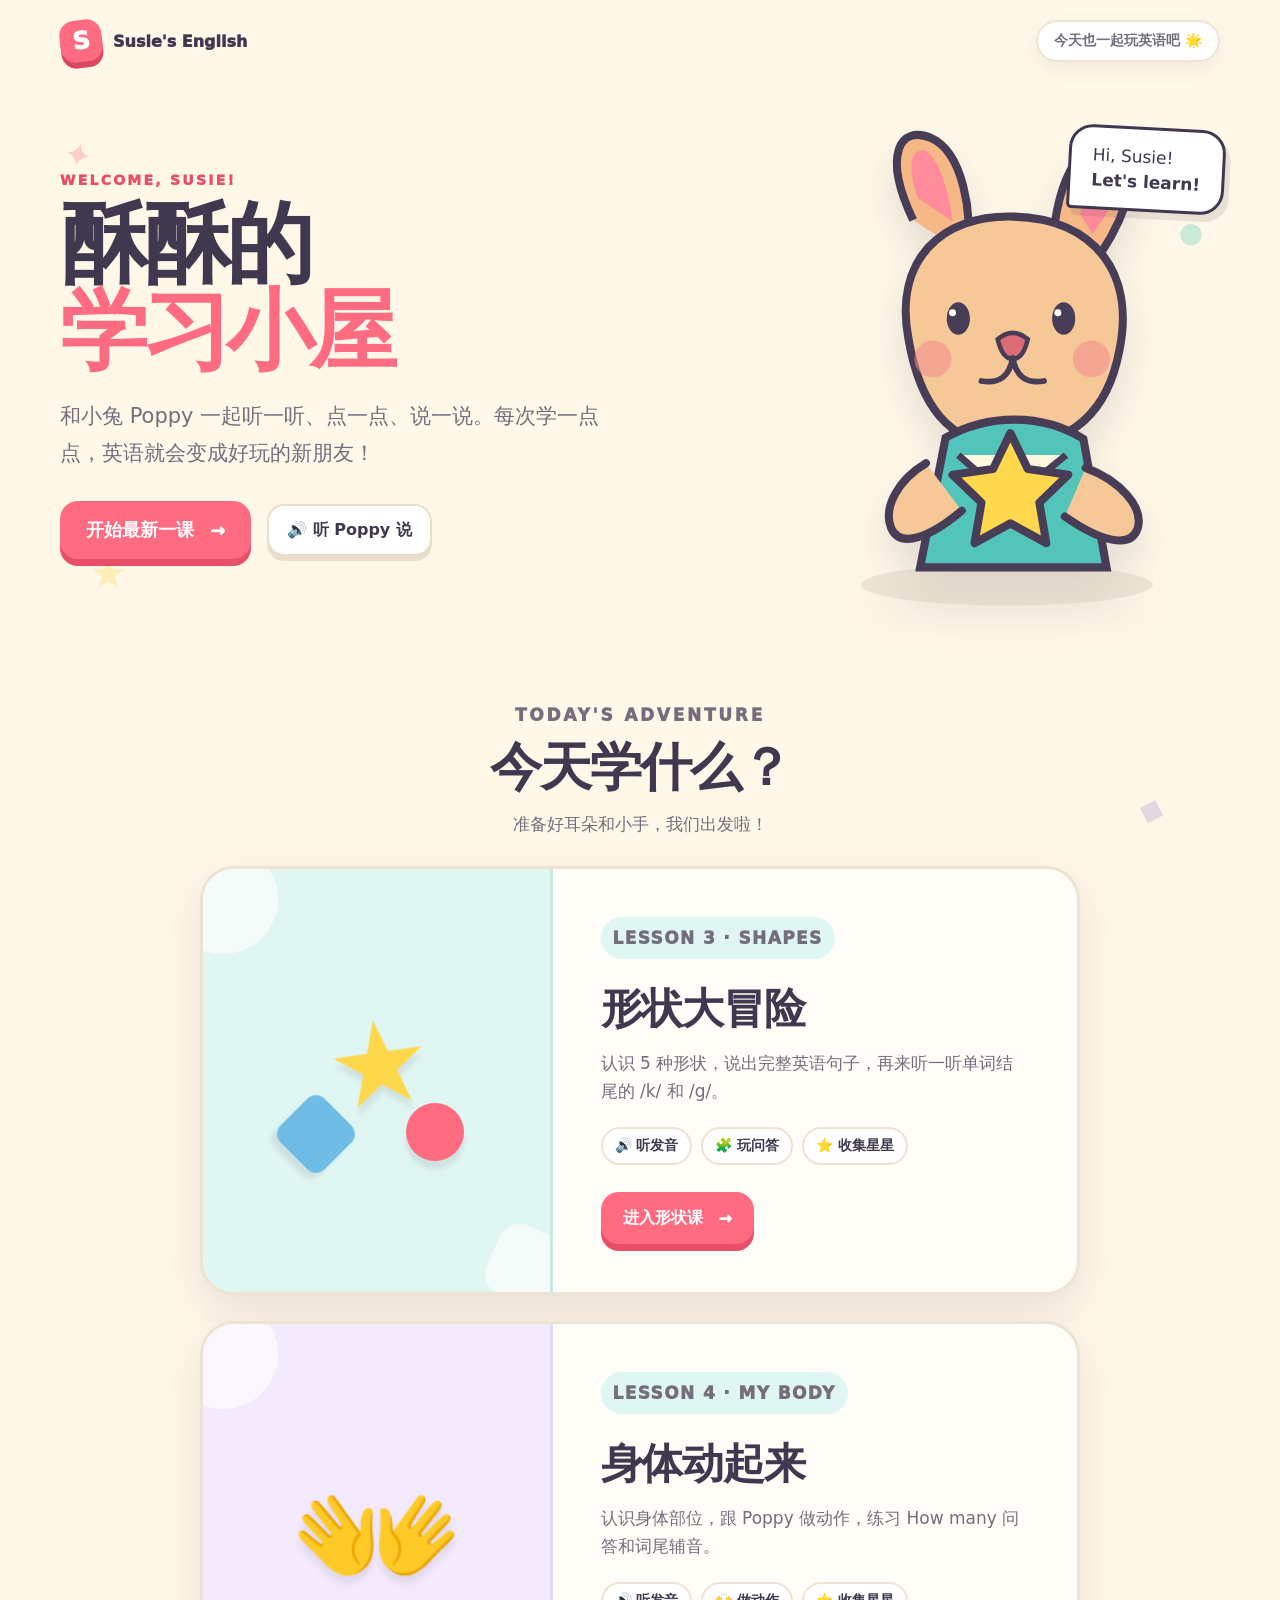
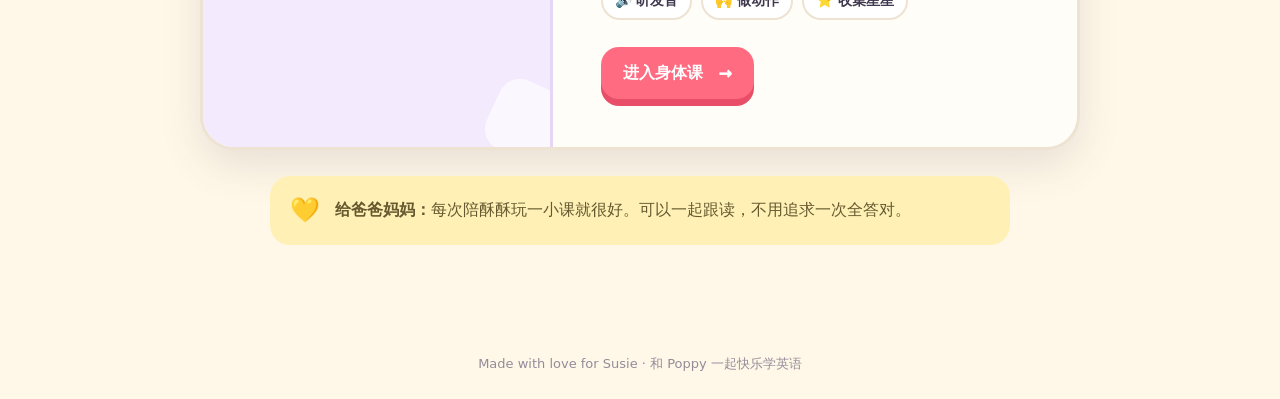
<file: index.html>
<!doctype html>
<html lang="zh-CN">
<head>
  <meta charset="UTF-8" />
  <meta name="viewport" content="width=device-width, initial-scale=1.0" />
  <meta name="theme-color" content="#fff8e8" />
  <meta name="description" content="酥酥的英语学习小屋，和小兔 Poppy 一起快乐学习。" />
  <title>酥酥的学习小屋</title>
  <link rel="icon" type="image/svg+xml" href="data:image/svg+xml,%3Csvg xmlns='http://www.w3.org/2000/svg' viewBox='0 0 64 64'%3E%3Cpath fill='%23ff6b81' d='M32 55S8 41 8 21C8 8 25 5 32 17 39 5 56 8 56 21 56 41 32 55 32 55Z'/%3E%3C/svg%3E" />
  <style>
    :root {
      --ink: #40384e;
      --muted: #746d7c;
      --cream: #fff8e8;
      --paper: #fffdf8;
      --coral: #ff6b81;
      --coral-dark: #e94e68;
      --mint: #51c6b7;
      --yellow: #ffd74b;
      --blue: #6fbde7;
      --purple: #a78bd4;
      --shadow: 0 16px 42px rgba(72, 61, 86, .12);
    }

    * { box-sizing: border-box; }
    html { scroll-behavior: smooth; }
    body {
      margin: 0;
      min-height: 100vh;
      overflow-x: hidden;
      color: var(--ink);
      background: var(--cream);
      font-family: ui-rounded, "Nunito", "Arial Rounded MT Bold", system-ui, sans-serif;
    }
    button, a { font: inherit; }
    button:focus-visible, a:focus-visible {
      outline: 4px solid rgba(111, 189, 231, .55);
      outline-offset: 4px;
    }

    .page-decor { position: fixed; inset: 0; z-index: -1; overflow: hidden; pointer-events: none; }
    .page-decor span { position: absolute; opacity: .3; font-weight: 900; }
    .page-decor span:nth-child(1) { top: 15%; left: 5%; color: var(--coral); font-size: 34px; transform: rotate(12deg); }
    .page-decor span:nth-child(2) { top: 24%; right: 6%; color: var(--mint); font-size: 28px; }
    .page-decor span:nth-child(3) { top: 61%; left: 7%; color: var(--yellow); font-size: 42px; }
    .page-decor span:nth-child(4) { right: 9%; bottom: 8%; color: var(--purple); font-size: 32px; transform: rotate(18deg); }

    .topbar {
      width: min(1160px, calc(100% - 40px));
      min-height: 82px;
      margin: 0 auto;
      display: flex;
      align-items: center;
      justify-content: space-between;
      gap: 20px;
    }
    .brand { display: flex; align-items: center; gap: 11px; color: var(--ink); text-decoration: none; font-weight: 950; }
    .brand-mark {
      width: 42px;
      height: 42px;
      display: grid;
      place-items: center;
      color: white;
      background: var(--coral);
      border-radius: 15px;
      box-shadow: 0 6px 0 #d84960;
      font-size: 24px;
      transform: rotate(-7deg);
    }
    .welcome-pill {
      margin: 0;
      padding: 10px 16px;
      color: var(--muted);
      background: white;
      border: 2px solid #eee3d3;
      border-radius: 99px;
      box-shadow: 0 7px 20px rgba(72, 61, 86, .08);
      font-size: 14px;
      font-weight: 850;
    }

    main { width: min(1160px, calc(100% - 40px)); margin: 0 auto; }
    .hero {
      min-height: 560px;
      display: flex;
      align-items: center;
      justify-content: space-between;
      gap: 40px;
      padding: 35px 0 65px;
    }
    .hero-copy { flex: 1 1 55%; max-width: 650px; }
    .eyebrow {
      margin: 0 0 13px;
      color: var(--coral-dark);
      font-size: 14px;
      font-weight: 950;
      letter-spacing: .16em;
    }
    h1 {
      margin: 0 0 24px;
      font-size: clamp(52px, 7.3vw, 88px);
      line-height: .98;
      letter-spacing: -.055em;
    }
    h1 span { color: var(--coral); }
    .hero-subtitle {
      max-width: 560px;
      margin: 0;
      color: var(--muted);
      font-size: clamp(17px, 2vw, 21px);
      line-height: 1.75;
    }
    .hero-actions { display: flex; align-items: center; flex-wrap: wrap; gap: 16px; margin-top: 30px; }
    .primary {
      display: inline-flex;
      align-items: center;
      justify-content: center;
      gap: 16px;
      min-height: 58px;
      padding: 16px 26px;
      color: white;
      background: var(--coral);
      border: 0;
      border-radius: 18px;
      box-shadow: 0 7px 0 var(--coral-dark);
      text-decoration: none;
      font-size: 18px;
      font-weight: 950;
      transition: transform .15s, box-shadow .15s;
    }
    .primary:hover { transform: translateY(-2px); box-shadow: 0 9px 0 var(--coral-dark); }
    .primary:active { transform: translateY(5px); box-shadow: 0 2px 0 var(--coral-dark); }
    .listen-button {
      min-height: 52px;
      padding: 11px 18px;
      color: var(--ink);
      background: white;
      border: 2px solid #e9ddcb;
      border-radius: 17px;
      box-shadow: 0 5px 0 #e9ddcb;
      cursor: pointer;
      font-weight: 900;
    }
    .listen-button:active { transform: translateY(3px); box-shadow: 0 2px 0 #e9ddcb; }

    .mascot-stage { position: relative; flex: 0 1 440px; min-width: 340px; }
    .mascot {
      display: block;
      width: 100%;
      max-height: 510px;
      filter: drop-shadow(0 20px 18px rgba(72, 61, 86, .14));
      animation: bob 3s ease-in-out infinite;
    }
    .speech-bubble {
      position: absolute;
      top: 10px;
      right: -5px;
      z-index: 2;
      padding: 15px 21px;
      background: white;
      border: 3px solid var(--ink);
      border-radius: 24px 24px 24px 5px;
      box-shadow: 5px 7px 0 rgba(72,61,86,.12);
      font-size: 17px;
      line-height: 1.45;
      transform: rotate(3deg);
    }
    @keyframes bob { 50% { transform: translateY(-9px) rotate(1deg); } }

    .learning-path { padding: 25px 0 90px; }
    .section-title { text-align: center; margin-bottom: 30px; }
    .section-title .eyebrow { margin-bottom: 8px; }
    .section-title h2 { margin: 0 0 10px; font-size: clamp(34px, 5vw, 52px); letter-spacing: -.04em; }
    .section-title p { margin: 0; color: var(--muted); font-size: 17px; }
    .lesson-card {
      width: min(880px, 100%);
      margin: 0 auto;
      display: grid;
      grid-template-columns: minmax(210px, .8fr) 1.2fr;
      overflow: hidden;
      background: var(--paper);
      border: 3px solid #eee3d3;
      border-radius: 34px;
      box-shadow: var(--shadow);
    }
    .lesson-art {
      position: relative;
      min-height: 300px;
      display: grid;
      place-items: center;
      overflow: hidden;
      background: #dff6f2;
      border-right: 3px solid #c9e8e2;
    }
    .lesson-art::before, .lesson-art::after { content: ""; position: absolute; background: white; opacity: .65; }
    .lesson-art::before { width: 110px; height: 110px; border-radius: 50%; left: -35px; top: -25px; }
    .lesson-art::after { width: 75px; height: 75px; border-radius: 22px; right: -15px; bottom: -12px; transform: rotate(25deg); }
    .shape-picture { position: relative; width: 190px; height: 190px; }
    .shape-picture span { position: absolute; display: block; filter: drop-shadow(0 8px 2px rgba(72,61,86,.1)); }
    .shape-picture .star { left: 46px; top: 21px; color: var(--yellow); font-size: 116px; line-height: 1; transform: rotate(-8deg); }
    .shape-picture .circle { right: 7px; bottom: 14px; width: 58px; height: 58px; background: var(--coral); border-radius: 50%; }
    .shape-picture .diamond { left: 4px; bottom: 10px; width: 62px; height: 62px; background: var(--blue); border-radius: 12px; transform: rotate(45deg); }
    .lesson-info { padding: clamp(26px, 5vw, 48px); display: flex; flex-direction: column; justify-content: center; }
    .lesson-tag { width: fit-content; margin: 0 0 14px; padding: 7px 12px; color: #257b70; background: #dff6f2; border-radius: 99px; font-size: 13px; font-weight: 950; letter-spacing: .08em; }
    .lesson-info h3 { margin: 0 0 12px; font-size: clamp(30px, 4vw, 42px); letter-spacing: -.03em; }
    .lesson-info > p { margin: 0 0 22px; color: var(--muted); font-size: 17px; line-height: 1.65; }
    .lesson-details { display: flex; flex-wrap: wrap; gap: 9px; margin-bottom: 27px; }
    .lesson-details span { padding: 8px 12px; background: white; border: 2px solid #eee3d3; border-radius: 99px; font-size: 14px; font-weight: 850; }
    .lesson-info .primary { align-self: flex-start; min-height: 52px; padding: 13px 22px; font-size: 16px; }

    .parent-note {
      width: min(740px, 100%);
      margin: 26px auto 0;
      display: flex;
      align-items: center;
      gap: 15px;
      padding: 16px 20px;
      background: #fff1b6;
      border-radius: 20px;
      color: #66592f;
      line-height: 1.55;
    }
    .parent-note span { font-size: 24px; }
    .parent-note p { margin: 0; }

    footer { min-height: 64px; padding: 20px; color: #948b99; text-align: center; font-size: 13px; }

    @media (max-width: 780px) {
      .topbar, main { width: min(100% - 28px, 680px); }
      .topbar { min-height: 70px; }
      .brand > span:last-child { display: none; }
      .welcome-pill { padding: 9px 12px; }
      .hero { min-height: auto; flex-direction: column; gap: 28px; padding: 45px 0 60px; text-align: center; }
      .hero-copy { display: flex; flex-direction: column; align-items: center; }
      h1 { font-size: clamp(47px, 13.5vw, 68px); }
      .hero-actions { justify-content: center; }
      .mascot-stage { min-width: 0; width: min(390px, 96%); }
      .speech-bubble { right: 0; }
      .lesson-card { grid-template-columns: 1fr; }
      .lesson-art { min-height: 235px; border-right: 0; border-bottom: 3px solid #c9e8e2; }
      .lesson-info { text-align: center; align-items: center; }
      .lesson-info .primary { align-self: center; width: 100%; }
      .lesson-details { justify-content: center; }
      .parent-note { align-items: flex-start; text-align: left; }
    }

    @media (max-width: 420px) {
      .welcome-pill { font-size: 12px; }
      .hero-actions { width: 100%; }
      .hero-actions > * { width: 100%; }
      .speech-bubble { top: -6px; padding: 12px 16px; font-size: 15px; }
    }

    @media (prefers-reduced-motion: reduce) {
      *, *::before, *::after {
        animation-duration: .01ms !important;
        animation-iteration-count: 1 !important;
        scroll-behavior: auto !important;
        transition: none !important;
      }
    }
  </style>
</head>
<body>
  <div class="page-decor" aria-hidden="true"><span>✦</span><span>●</span><span>★</span><span>◆</span></div>

  <header class="topbar">
    <a class="brand" href="#home" aria-label="回到酥酥的学习首页">
      <span class="brand-mark">S</span>
      <span>Susie's English</span>
    </a>
    <p class="welcome-pill">今天也一起玩英语吧 🌟</p>
  </header>

  <main id="home">
    <section class="hero" aria-labelledby="pageTitle">
      <div class="hero-copy">
        <p class="eyebrow">WELCOME, SUSIE!</p>
        <h1 id="pageTitle">酥酥的<br><span>学习小屋</span></h1>
        <p class="hero-subtitle">和小兔 Poppy 一起听一听、点一点、说一说。每次学一点点，英语就会变成好玩的新朋友！</p>
        <div class="hero-actions">
          <a class="primary" href="body/index.html">开始最新一课 <span aria-hidden="true">→</span></a>
          <button class="listen-button" id="helloButton" type="button" aria-label="听 Poppy 打招呼">🔊 听 Poppy 说</button>
        </div>
      </div>

      <div class="mascot-stage" aria-label="小兔 Poppy 拿着星星欢迎酥酥">
        <div class="speech-bubble">Hi, Susie!<br><strong>Let's learn!</strong></div>
        <svg class="mascot" viewBox="0 0 380 430" role="img" aria-label="开心的小兔 Poppy">
          <ellipse cx="196" cy="404" rx="126" ry="18" fill="#d9cdbd" opacity=".45"/>
          <path d="M115 89C88 32 104 7 130 18c28 12 37 66 31 101" fill="#f5b886" stroke="#483d56" stroke-width="7"/>
          <path d="M236 102c7-64 33-90 57-74 25 17-1 72-27 105" fill="#f5b886" stroke="#483d56" stroke-width="7"/>
          <path d="M119 70c-10-29-5-42 5-41 12 2 22 36 25 61" fill="#ff8b9b"/>
          <path d="M259 84c10-32 22-48 31-42 10 8-4 38-20 59" fill="#ff8b9b"/>
          <path d="M111 192c-13-68 28-108 91-106 70 2 105 49 91 116-9 47-35 80-91 82-59 2-82-40-91-92Z" fill="#f6c797" stroke="#483d56" stroke-width="7"/>
          <ellipse cx="154" cy="174" rx="10" ry="14" fill="#483d56"/>
          <ellipse cx="245" cy="174" rx="10" ry="14" fill="#483d56"/>
          <circle cx="149" cy="169" r="3" fill="white"/><circle cx="240" cy="169" r="3" fill="white"/>
          <path d="M188 192q13-11 26 0-4 17-13 17t-13-17Z" fill="#dc6d76" stroke="#483d56" stroke-width="4"/>
          <path d="M201 208q-4 24-27 20m27-20q4 24 27 20" fill="none" stroke="#483d56" stroke-width="5" stroke-linecap="round"/>
          <circle cx="132" cy="209" r="16" fill="#f28c91" opacity=".55"/><circle cx="269" cy="209" r="16" fill="#f28c91" opacity=".55"/>
          <path d="M143 277c37-21 84-21 119 1l20 111H121Z" fill="#53c4ba" stroke="#483d56" stroke-width="7"/>
          <path d="M154 292l45 39 48-39" fill="#fff7df" stroke="#483d56" stroke-width="6" stroke-linejoin="round"/>
          <path d="M126 299c-25 15-37 39-30 56 8 18 34 8 61-15m107-37c30 11 50 34 45 52-6 19-33 11-63-10" fill="#f6c797" stroke="#483d56" stroke-width="7" stroke-linecap="round"/>
          <path d="M199 273l15 31 35 5-25 24 6 35-31-17-31 17 6-35-25-24 35-5Z" fill="#ffd84d" stroke="#483d56" stroke-width="7" stroke-linejoin="round"/>
        </svg>
      </div>
    </section>

    <section class="learning-path" aria-labelledby="lessonTitle">
      <div class="section-title">
        <p class="eyebrow">TODAY'S ADVENTURE</p>
        <h2 id="lessonTitle">今天学什么？</h2>
        <p>准备好耳朵和小手，我们出发啦！</p>
      </div>

      <article class="lesson-card">
        <div class="lesson-art" aria-hidden="true">
          <div class="shape-picture">
            <span class="star">★</span>
            <span class="circle"></span>
            <span class="diamond"></span>
          </div>
        </div>
        <div class="lesson-info">
          <p class="lesson-tag">LESSON 3 · SHAPES</p>
          <h3>形状大冒险</h3>
          <p>认识 5 种形状，说出完整英语句子，再来听一听单词结尾的 /k/ 和 /g/。</p>
          <div class="lesson-details" aria-label="课程内容">
            <span>🔊 听发音</span>
            <span>🧩 玩问答</span>
            <span>⭐ 收集星星</span>
          </div>
          <a class="primary" href="shapes/index.html">进入形状课 <span aria-hidden="true">→</span></a>
        </div>
      </article>

      <article class="lesson-card" style="margin-top:26px">
        <div class="lesson-art" style="background:#f4eafd;border-color:#e6d6f5" aria-hidden="true">
          <span style="font-size:clamp(90px,14vw,140px);filter:drop-shadow(0 8px 3px rgba(72,61,86,.1))">👐</span>
        </div>
        <div class="lesson-info">
          <p class="lesson-tag">LESSON 4 · MY BODY</p>
          <h3>身体动起来</h3>
          <p>认识身体部位，跟 Poppy 做动作，练习 How many 问答和词尾辅音。</p>
          <div class="lesson-details" aria-label="课程内容"><span>🔊 听发音</span><span>🙌 做动作</span><span>⭐ 收集星星</span></div>
          <a class="primary" href="body/index.html">进入身体课 <span aria-hidden="true">→</span></a>
        </div>
      </article>

      <aside class="parent-note">
        <span aria-hidden="true">💛</span>
        <p><strong>给爸爸妈妈：</strong>每次陪酥酥玩一小课就很好。可以一起跟读，不用追求一次全答对。</p>
      </aside>
    </section>
  </main>

  <footer>Made with love for Susie · 和 Poppy 一起快乐学英语</footer>

  <script>
    const helloButton = document.querySelector('#helloButton');
    let preferredVoice = null;

    function voiceScore(voice) {
      const label = `${voice.name} ${voice.voiceURI}`.toLowerCase();
      let score = voice.lang.toLowerCase() === 'en-us' ? 40 : voice.lang.toLowerCase().startsWith('en') ? 10 : -100;
      const preferences = [
        ['microsoft aria online', 180], ['google us english', 170],
        ['ava', 145], ['samantha', 140], ['jenny', 135],
        ['allison', 125], ['zoe', 120], ['aria', 115],
        ['premium', 90], ['enhanced', 80], ['natural', 75]
      ];
      preferences.forEach(([name, points]) => {
        if (label.includes(name)) score += points;
      });
      if (label.includes('espeak')) score -= 120;
      return score;
    }

    function refreshPreferredVoice() {
      if (!('speechSynthesis' in window)) return;
      preferredVoice = window.speechSynthesis.getVoices()
        .filter(voice => voice.lang.toLowerCase().startsWith('en'))
        .sort((a, b) => voiceScore(b) - voiceScore(a))[0] || null;
    }

    function speakWelcome() {
      if (!('speechSynthesis' in window)) return;
      if (!preferredVoice) refreshPreferredVoice();
      window.speechSynthesis.cancel();
      const utterance = new SpeechSynthesisUtterance("Hi, Susie! Let's learn and play together!");
      utterance.lang = 'en-US';
      if (preferredVoice) utterance.voice = preferredVoice;
      utterance.rate = .74;
      utterance.pitch = 1;
      window.speechSynthesis.speak(utterance);
    }

    refreshPreferredVoice();
    if ('speechSynthesis' in window) {
      window.speechSynthesis.addEventListener('voiceschanged', refreshPreferredVoice);
    } else {
      helloButton.hidden = true;
    }
    helloButton.addEventListener('click', speakWelcome);
  </script>
</body>
</html>
</file>
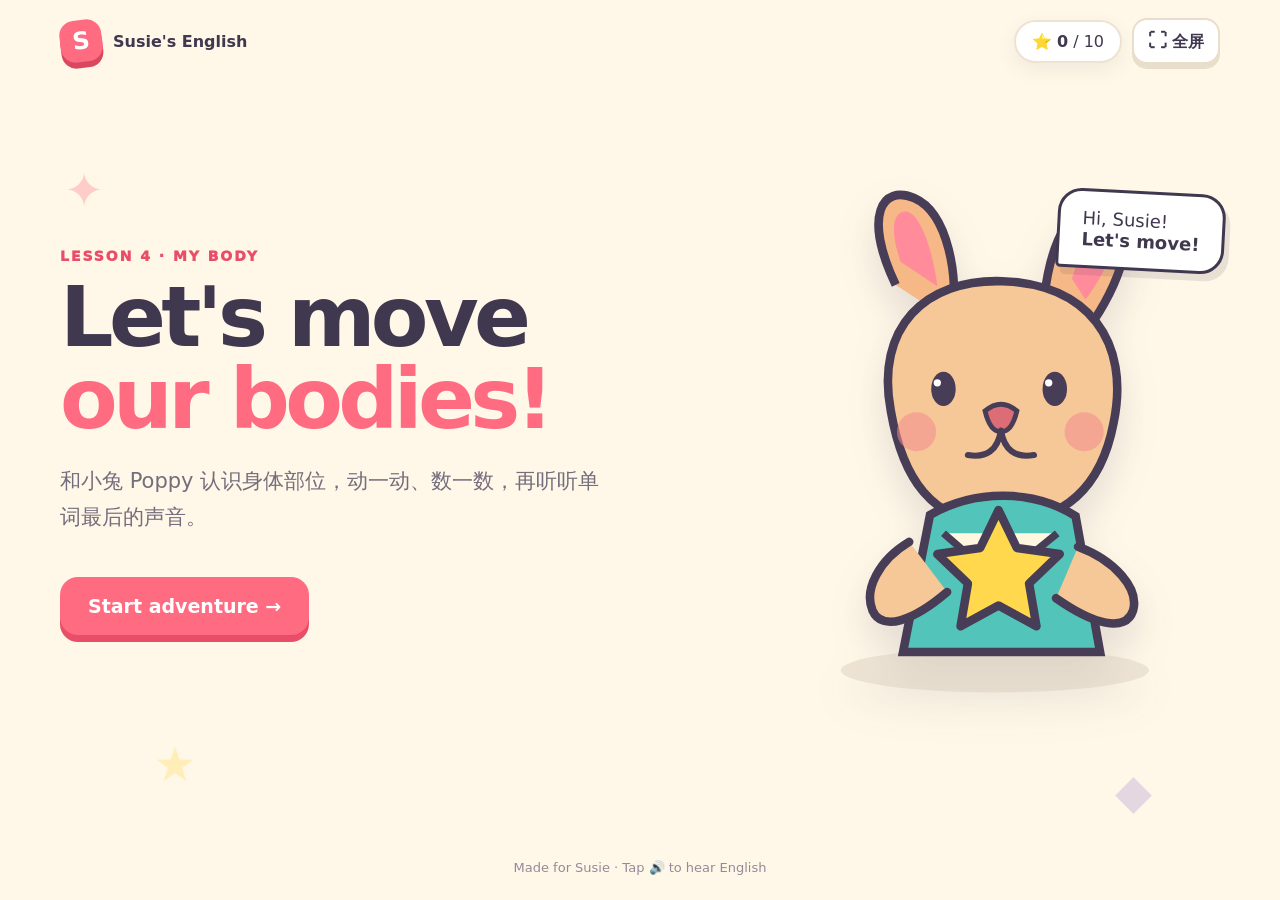
<file: body/index.html>
<!doctype html>
<html lang="zh-CN">
<head>
  <meta charset="UTF-8" />
  <meta name="viewport" content="width=device-width, initial-scale=1.0, viewport-fit=cover" />
  <meta name="theme-color" content="#fff8e8" />
  <meta name="description" content="和 Poppy 一起学习身体部位、动作和英语问答。" />
  <title>Susie's Body Adventure</title>
  <script>
    if (/^https?:$/.test(location.protocol) && location.pathname.replace(/\/+$/, '').endsWith('/body')) {
      const base = document.createElement('base');
      base.href = location.pathname.replace(/\/+$/, '') + '/';
      document.head.append(base);
    }
  </script>
  <link rel="stylesheet" href="styles.css" />
</head>
<body>
  <div class="sky-decor" aria-hidden="true"><span>✦</span><span>●</span><span>★</span><span>◆</span></div>
  <header class="topbar">
    <a class="brand" href="../index.html" aria-label="回到酥酥的学习小屋"><span class="brand-mark">S</span><span>Susie's English</span></a>
    <div class="top-actions">
      <div class="star-counter" aria-live="polite">⭐ <strong id="stars">0</strong> / 10</div>
      <button class="fullscreen-button" id="fullscreenButton" type="button" aria-label="进入全屏学习" aria-pressed="false"><span aria-hidden="true">⛶</span><span class="fullscreen-label">全屏</span></button>
    </div>
  </header>
  <main>
    <section class="screen hero active" id="home" aria-labelledby="heroTitle">
      <div class="hero-copy">
        <p class="eyebrow">LESSON 4 · MY BODY</p>
        <h1 id="heroTitle">Let's move<br><span>our bodies!</span></h1>
        <p class="hero-sub">和小兔 Poppy 认识身体部位，动一动、数一数，再听听单词最后的声音。</p>
        <button class="primary big" data-go="words">Start adventure →</button>
      </div>
      <div class="mascot-stage" aria-label="小兔 Poppy 欢迎酥酥">
        <div class="speech-bubble">Hi, Susie!<br><strong>Let's move!</strong></div>
        <svg class="mascot" viewBox="0 0 380 430" role="img" aria-label="A cheerful rabbit mascot">
          <ellipse cx="196" cy="404" rx="126" ry="18" fill="#d9cdbd" opacity=".45"/>
          <path d="M115 89C88 32 104 7 130 18c28 12 37 66 31 101" fill="#f5b886" stroke="#483d56" stroke-width="7"/>
          <path d="M236 102c7-64 33-90 57-74 25 17-1 72-27 105" fill="#f5b886" stroke="#483d56" stroke-width="7"/>
          <path d="M119 70c-10-29-5-42 5-41 12 2 22 36 25 61" fill="#ff8b9b"/>
          <path d="M259 84c10-32 22-48 31-42 10 8-4 38-20 59" fill="#ff8b9b"/>
          <path d="M111 192c-13-68 28-108 91-106 70 2 105 49 91 116-9 47-35 80-91 82-59 2-82-40-91-92Z" fill="#f6c797" stroke="#483d56" stroke-width="7"/>
          <ellipse cx="154" cy="174" rx="10" ry="14" fill="#483d56"/>
          <ellipse cx="245" cy="174" rx="10" ry="14" fill="#483d56"/>
          <circle cx="149" cy="169" r="3" fill="white"/><circle cx="240" cy="169" r="3" fill="white"/>
          <path d="M188 192q13-11 26 0-4 17-13 17t-13-17Z" fill="#dc6d76" stroke="#483d56" stroke-width="4"/>
          <path d="M201 208q-4 24-27 20m27-20q4 24 27 20" fill="none" stroke="#483d56" stroke-width="5" stroke-linecap="round"/>
          <circle cx="132" cy="209" r="16" fill="#f28c91" opacity=".55"/><circle cx="269" cy="209" r="16" fill="#f28c91" opacity=".55"/>
          <path d="M143 277c37-21 84-21 119 1l20 111H121Z" fill="#53c4ba" stroke="#483d56" stroke-width="7"/>
          <path d="M154 292l45 39 48-39" fill="#fff7df" stroke="#483d56" stroke-width="6" stroke-linejoin="round"/>
          <path d="M126 299c-25 15-37 39-30 56 8 18 34 8 61-15m107-37c30 11 50 34 45 52-6 19-33 11-63-10" fill="#f6c797" stroke="#483d56" stroke-width="7" stroke-linecap="round"/>
          <path d="M199 273l15 31 35 5-25 24 6 35-31-17-31 17 6-35-25-24 35-5Z" fill="#ffd84d" stroke="#483d56" stroke-width="7" stroke-linejoin="round"/>
        </svg>
      </div>
    </section>
    <section class="screen lesson" id="words" aria-labelledby="wordsTitle">
      <div class="section-heading"><button class="back" data-go="home" aria-label="返回">←</button><div><p class="eyebrow">STEP 1 · BODY WORDS</p><h2 id="wordsTitle">Meet your body</h2><p>点卡片，听发音；一次认识一个词。</p></div></div>
      <div class="paper word-stage" aria-live="polite">
        <div class="word-illustration" id="wordArt" aria-hidden="true"></div>
        <div class="word-meta"><span class="small-count" id="wordCount"></span><h3 id="wordText"></h3><p id="wordZh"></p><button class="sound" id="hearWord" aria-label="重听这个词">🔊 再听一次</button></div>
      </div>
      <button class="primary next" id="nextWord">Next word →</button>
    </section>
    <section class="screen lesson" id="actions" aria-labelledby="actionsTitle">
      <div class="section-heading"><button class="back" data-go="words" aria-label="返回">←</button><div><p class="eyebrow">STEP 2 · MOVE WITH POPPY</p><h2 id="actionsTitle">Move your body!</h2><p>听 Poppy 说，和爸爸妈妈一起做动作。</p></div></div>
      <div class="paper activity" aria-live="polite">
        <span class="small-count" id="actionCount"></span><div class="action-art" id="actionArt" aria-hidden="true"></div><h3 id="actionText"></h3><p id="actionZh"></p>
        <button class="sound" id="hearAction">🔊 听指令</button>
        <button class="primary" id="didAction">我做到了！ ⭐</button>
      </div>
    </section>
    <section class="screen lesson" id="counting" aria-labelledby="countTitle">
      <div class="section-heading"><button class="back" data-go="actions" aria-label="返回">←</button><div><p class="eyebrow">STEP 3 · HOW MANY?</p><h2 id="countTitle">Let's count!</h2><p>听问题，选数字，再一起说完整句子。</p></div></div>
      <div class="progress" aria-label="问答进度"><span id="countProgress"></span></div>
      <div class="paper quiz">
        <span class="small-count" id="quizCount"></span><div class="quiz-art" id="quizArt" aria-hidden="true"></div>
        <button class="question-button" id="hearQuestion" aria-label="重听问题">🔊 <span id="question"></span></button>
        <div class="answers" id="answers"></div><div class="feedback" id="countFeedback" aria-live="polite"></div>
        <button class="sound hidden" id="hearAnswer">🔊 再听完整答案</button>
        <button class="primary hidden" id="nextQuestion">Next →</button>
      </div>
    </section>
    <section class="screen lesson" id="phonics" aria-labelledby="phonicsTitle">
      <div class="section-heading"><button class="back" data-go="counting" aria-label="返回">←</button><div><p class="eyebrow">STEP 4 · PHONICS REVIEW</p><h2 id="phonicsTitle">Catch the last sound!</h2><p>听单词，找找最后一个辅音。每次只出现一个词。</p></div></div>
      <div class="progress"><span id="phonicsProgress"></span></div>
      <div class="paper quiz">
        <span class="small-count" id="phonicsCount"></span><button class="word-orb" id="hearPhonics" aria-label="听单词"><span>🔊</span><strong id="phonicsWord"></strong><small>点我重听</small></button>
        <div class="answers sounds" id="soundAnswers"></div><div class="feedback" id="phonicsFeedback" aria-live="polite"></div>
        <button class="primary hidden" id="nextPhonics">Next →</button>
      </div>
    </section>
    <section class="screen finish" id="finish" aria-labelledby="finishTitle">
      <p class="eyebrow">ADVENTURE COMPLETE!</p><h2 id="finishTitle">Amazing, Susie!</h2>
      <p>你会说身体部位、做动作、数一数啦！</p>
      <div class="finish-poppy"><svg class="mascot" viewBox="0 0 380 430" role="img" aria-label="A cheerful rabbit mascot">
          <ellipse cx="196" cy="404" rx="126" ry="18" fill="#d9cdbd" opacity=".45"/>
          <path d="M115 89C88 32 104 7 130 18c28 12 37 66 31 101" fill="#f5b886" stroke="#483d56" stroke-width="7"/>
          <path d="M236 102c7-64 33-90 57-74 25 17-1 72-27 105" fill="#f5b886" stroke="#483d56" stroke-width="7"/>
          <path d="M119 70c-10-29-5-42 5-41 12 2 22 36 25 61" fill="#ff8b9b"/>
          <path d="M259 84c10-32 22-48 31-42 10 8-4 38-20 59" fill="#ff8b9b"/>
          <path d="M111 192c-13-68 28-108 91-106 70 2 105 49 91 116-9 47-35 80-91 82-59 2-82-40-91-92Z" fill="#f6c797" stroke="#483d56" stroke-width="7"/>
          <ellipse cx="154" cy="174" rx="10" ry="14" fill="#483d56"/>
          <ellipse cx="245" cy="174" rx="10" ry="14" fill="#483d56"/>
          <circle cx="149" cy="169" r="3" fill="white"/><circle cx="240" cy="169" r="3" fill="white"/>
          <path d="M188 192q13-11 26 0-4 17-13 17t-13-17Z" fill="#dc6d76" stroke="#483d56" stroke-width="4"/>
          <path d="M201 208q-4 24-27 20m27-20q4 24 27 20" fill="none" stroke="#483d56" stroke-width="5" stroke-linecap="round"/>
          <circle cx="132" cy="209" r="16" fill="#f28c91" opacity=".55"/><circle cx="269" cy="209" r="16" fill="#f28c91" opacity=".55"/>
          <path d="M143 277c37-21 84-21 119 1l20 111H121Z" fill="#53c4ba" stroke="#483d56" stroke-width="7"/>
          <path d="M154 292l45 39 48-39" fill="#fff7df" stroke="#483d56" stroke-width="6" stroke-linejoin="round"/>
          <path d="M126 299c-25 15-37 39-30 56 8 18 34 8 61-15m107-37c30 11 50 34 45 52-6 19-33 11-63-10" fill="#f6c797" stroke="#483d56" stroke-width="7" stroke-linecap="round"/>
          <path d="M199 273l15 31 35 5-25 24 6 35-31-17-31 17 6-35-25-24 35-5Z" fill="#ffd84d" stroke="#483d56" stroke-width="7" stroke-linejoin="round"/>
        </svg></div><div class="final-stars" aria-hidden="true">⭐⭐⭐⭐⭐</div>
      <button class="primary big" id="replay">Play again ↻</button>
    </section>
  </main>
  <footer>Made for Susie · Tap 🔊 to hear English</footer>
  <script src="app.js?v=20260924-android-audio"></script>
</body>
</html>
</file>
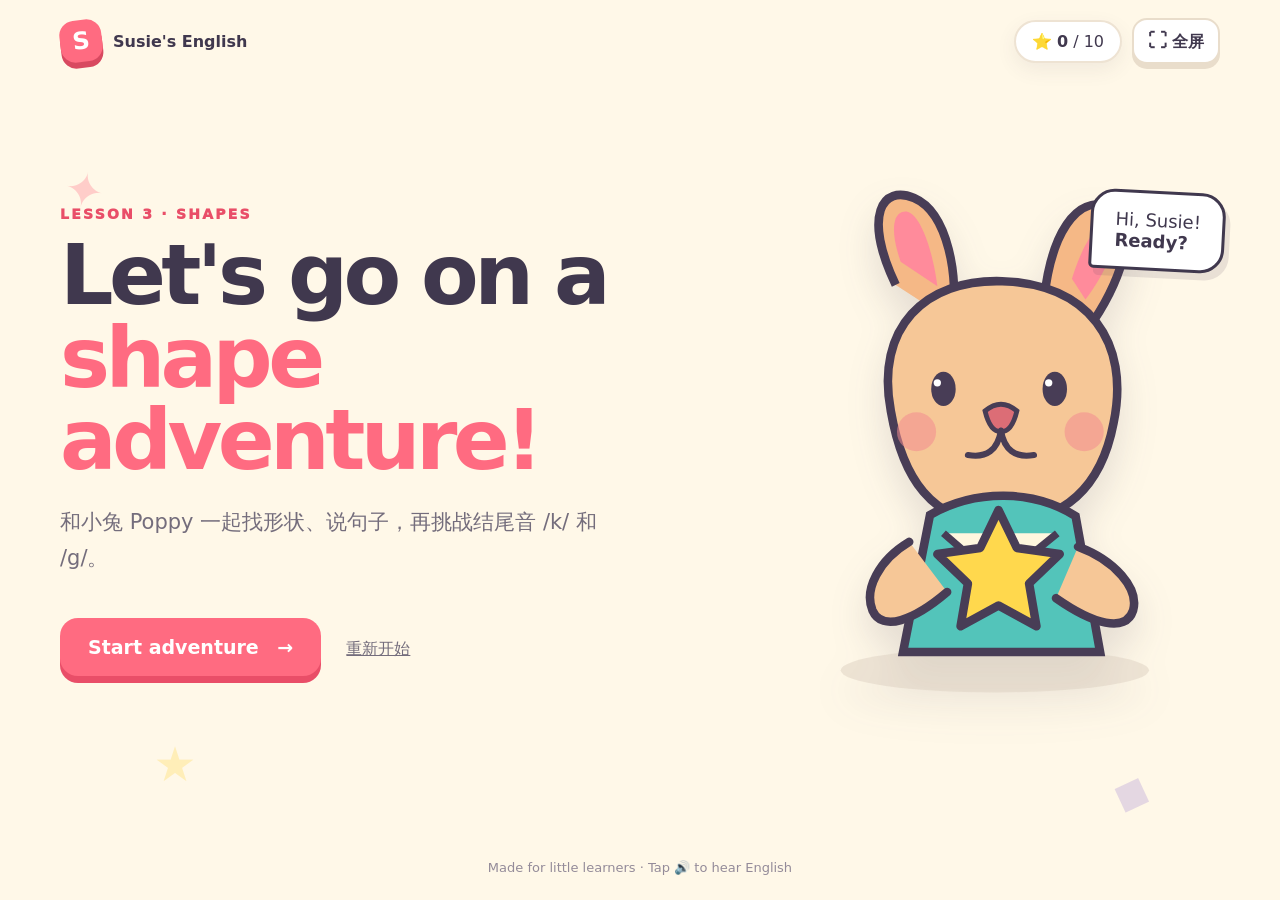
<file: shapes/index.html>
<!doctype html>
<html lang="en">
<head>
  <meta charset="UTF-8" />
  <meta name="viewport" content="width=device-width, initial-scale=1.0, viewport-fit=cover" />
  <meta name="theme-color" content="#fff8e8" />
  <meta name="description" content="A playful shapes and final consonants English lesson for Susie." />
  <title>Susie's Shape Adventure</title>
  <link rel="icon" type="image/svg+xml" href="data:image/svg+xml,%3Csvg xmlns='http://www.w3.org/2000/svg' viewBox='0 0 64 64'%3E%3Cpath fill='%23ff6b81' d='M32 55S8 41 8 21C8 8 25 5 32 17 39 5 56 8 56 21 56 41 32 55 32 55Z'/%3E%3C/svg%3E" />
  <script>
    // Keep relative assets working when a static host serves this page at /shapes without a trailing slash.
    if (/^https?:$/.test(window.location.protocol) && window.location.pathname.replace(/\/+$/, '').endsWith('/shapes')) {
      const base = document.createElement('base');
      base.href = `${window.location.pathname.replace(/\/+$/, '')}/`;
      document.head.append(base);
    }
  </script>
  <link rel="stylesheet" href="styles.css" />
</head>
<body>
  <div class="sky-decor" aria-hidden="true"><span>✦</span><span>●</span><span>★</span><span>◆</span></div>

  <header class="topbar">
    <a class="brand" href="#home" aria-label="Go home">
      <span class="brand-mark">S</span>
      <span>Susie's English</span>
    </a>
    <div class="top-actions">
      <div class="star-counter" aria-live="polite"><span>⭐</span> <strong id="starCount">0</strong> / 10</div>
      <button class="fullscreen-button" id="fullscreenButton" type="button" aria-label="进入全屏学习" aria-pressed="false"><span aria-hidden="true">⛶</span><span class="fullscreen-label">全屏</span></button>
    </div>
  </header>

  <main>
    <section class="hero screen active" id="home" aria-labelledby="heroTitle">
      <div class="hero-copy">
        <p class="eyebrow">LESSON 3 · SHAPES</p>
        <h1 id="heroTitle">Let's go on a<br><span>shape adventure!</span></h1>
        <p class="hero-sub">和小兔 Poppy 一起找形状、说句子，再挑战结尾音 /k/ 和 /g/。</p>
        <button class="primary big" data-go="learn">Start adventure <span>→</span></button>
        <button class="text-button" id="resetProgress">重新开始</button>
      </div>

      <div class="mascot-stage" aria-label="Poppy the cartoon rabbit holding a star">
        <div class="speech-bubble">Hi, Susie!<br><strong>Ready?</strong></div>
        <svg class="mascot" viewBox="0 0 380 430" role="img" aria-label="A cheerful rabbit mascot">
          <ellipse cx="196" cy="404" rx="126" ry="18" fill="#d9cdbd" opacity=".45"/>
          <path d="M115 89C88 32 104 7 130 18c28 12 37 66 31 101" fill="#f5b886" stroke="#483d56" stroke-width="7"/>
          <path d="M236 102c7-64 33-90 57-74 25 17-1 72-27 105" fill="#f5b886" stroke="#483d56" stroke-width="7"/>
          <path d="M119 70c-10-29-5-42 5-41 12 2 22 36 25 61" fill="#ff8b9b"/>
          <path d="M259 84c10-32 22-48 31-42 10 8-4 38-20 59" fill="#ff8b9b"/>
          <path d="M111 192c-13-68 28-108 91-106 70 2 105 49 91 116-9 47-35 80-91 82-59 2-82-40-91-92Z" fill="#f6c797" stroke="#483d56" stroke-width="7"/>
          <ellipse cx="154" cy="174" rx="10" ry="14" fill="#483d56"/>
          <ellipse cx="245" cy="174" rx="10" ry="14" fill="#483d56"/>
          <circle cx="149" cy="169" r="3" fill="white"/><circle cx="240" cy="169" r="3" fill="white"/>
          <path d="M188 192q13-11 26 0-4 17-13 17t-13-17Z" fill="#dc6d76" stroke="#483d56" stroke-width="4"/>
          <path d="M201 208q-4 24-27 20m27-20q4 24 27 20" fill="none" stroke="#483d56" stroke-width="5" stroke-linecap="round"/>
          <circle cx="132" cy="209" r="16" fill="#f28c91" opacity=".55"/><circle cx="269" cy="209" r="16" fill="#f28c91" opacity=".55"/>
          <path d="M143 277c37-21 84-21 119 1l20 111H121Z" fill="#53c4ba" stroke="#483d56" stroke-width="7"/>
          <path d="M154 292l45 39 48-39" fill="#fff7df" stroke="#483d56" stroke-width="6" stroke-linejoin="round"/>
          <path d="M126 299c-25 15-37 39-30 56 8 18 34 8 61-15m107-37c30 11 50 34 45 52-6 19-33 11-63-10" fill="#f6c797" stroke="#483d56" stroke-width="7" stroke-linecap="round"/>
          <path d="M199 273l15 31 35 5-25 24 6 35-31-17-31 17 6-35-25-24 35-5Z" fill="#ffd84d" stroke="#483d56" stroke-width="7" stroke-linejoin="round"/>
        </svg>
      </div>
    </section>

    <section class="screen lesson" id="learn" aria-labelledby="learnTitle">
      <div class="section-heading">
        <button class="back" data-go="home" aria-label="Back">←</button>
        <div><p class="eyebrow">STEP 1</p><h2 id="learnTitle">Meet the shapes</h2><p>点一点，听听每个形状怎么读。</p></div>
      </div>
      <div class="shape-grid" id="shapeGrid"></div>
      <div class="lesson-tip"><span>💡</span><p><strong>points</strong> 是“尖角”。A star has five points.</p></div>
      <button class="primary next" data-go="shapesQuiz">I'm ready! <span>→</span></button>
    </section>

    <section class="screen lesson quiz-screen" id="shapesQuiz" aria-labelledby="shapeQuizTitle">
      <div class="section-heading">
        <button class="back" data-go="learn" aria-label="Back">←</button>
        <div><p class="eyebrow">STEP 2</p><h2 id="shapeQuizTitle">What shape is it?</h2><p>看图选择正确答案，再把完整句子读出来。</p></div>
      </div>
      <div class="progress"><span id="shapeProgress"></span></div>
      <div class="quiz-card">
        <button class="sound-button" id="speakQuestion" aria-label="Read question aloud">🔊</button>
        <div class="object-art" id="objectArt" aria-hidden="true"></div>
        <p class="question" id="shapeQuestion"></p>
        <div class="answers" id="shapeAnswers"></div>
        <div class="feedback" id="shapeFeedback" aria-live="polite"></div>
        <button class="primary next-question hidden" id="nextShape">Next <span>→</span></button>
      </div>
    </section>

    <section class="screen lesson" id="phonicsIntro" aria-labelledby="phonicsTitle">
      <div class="section-heading">
        <button class="back" data-go="shapesQuiz" aria-label="Back">←</button>
        <div><p class="eyebrow">STEP 3 · PHONICS</p><h2 id="phonicsTitle">Listen to the last sound</h2><p>听单词最后一个音：是 /k/ 还是 /g/？</p></div>
      </div>
      <div class="sound-lesson">
        <button class="sound-card k" data-sound="k" aria-label="K sound. Tap to reveal the first word.">
          <span class="sound-letter">K</span>
          <strong>/k/</strong>
          <span class="sound-word" aria-live="polite">点一下，出现第一个单词</span>
          <span class="sound-step">准备好了吗？</span>
          <span class="listen">Tap for the next word 🔊</span>
        </button>
        <button class="sound-card g" data-sound="g" aria-label="G sound. Tap to reveal the first word.">
          <span class="sound-letter">G</span>
          <strong>/g/</strong>
          <span class="sound-word" aria-live="polite">点一下，出现第一个单词</span>
          <span class="sound-step">准备好了吗？</span>
          <span class="listen">Tap for the next word 🔊</span>
        </button>
      </div>
      <button class="primary next" data-go="phonicsQuiz">Try the sound game <span>→</span></button>
    </section>

    <section class="screen lesson quiz-screen" id="phonicsQuiz" aria-labelledby="phonicsQuizTitle">
      <div class="section-heading">
        <button class="back" data-go="phonicsIntro" aria-label="Back">←</button>
        <div><p class="eyebrow">FINAL CHALLENGE</p><h2 id="phonicsQuizTitle">Catch the last sound!</h2><p>点喇叭听单词，然后把它放进正确的音篮。</p></div>
      </div>
      <div class="progress"><span id="phonicsProgress"></span></div>
      <div class="phonics-game">
        <button class="word-orb" id="phonicsWord"><span>🔊</span><strong></strong><small>tap to hear</small></button>
        <div class="sound-baskets">
          <button data-answer="k"><b>/k/</b><span>K sound</span></button>
          <button data-answer="g"><b>/g/</b><span>G sound</span></button>
        </div>
        <div class="feedback" id="phonicsFeedback" aria-live="polite"></div>
      </div>
    </section>

    <section class="screen finish" id="finish" aria-labelledby="finishTitle">
      <div class="confetti" aria-hidden="true">★ ◆ ♥ ● ★ ◆</div>
      <div class="finish-mascot">🐰</div>
      <p class="eyebrow">ADVENTURE COMPLETE!</p>
      <h2 id="finishTitle">Amazing, Susie!</h2>
      <p>You found the shapes and caught the sounds.</p>
      <div class="final-stars">⭐⭐⭐⭐⭐</div>
      <p class="final-sentence">“The starfish is a star.”</p>
      <button class="primary big" id="playAgain">Play again ↻</button>
    </section>
  </main>

  <footer>Made for little learners · Tap 🔊 to hear English</footer>
  <script src="app.js?v=20260924-android-audio"></script>
</body>
</html>
</file>
<file: body/styles.css>
:root{--ink:#40384e;--muted:#746d7c;--cream:#fff8e8;--paper:#fffdf8;--coral:#ff6b81;--coral-dark:#e94e68;--mint:#51c6b7;--yellow:#ffd74b;--blue:#6fbde7;--purple:#a78bd4;--shadow:0 16px 42px rgba(72,61,86,.12)}
*{box-sizing:border-box}html{scroll-behavior:smooth}body{margin:0;min-height:100vh;overflow-x:hidden;color:var(--ink);background:var(--cream);font-family:ui-rounded,"Nunito","Arial Rounded MT Bold",system-ui,sans-serif}button,a{font:inherit}button{color:inherit;cursor:pointer}button:focus-visible,a:focus-visible{outline:4px solid rgba(111,189,231,.6);outline-offset:4px}.hidden{display:none!important}
.sky-decor{position:fixed;inset:0;z-index:-1;overflow:hidden;pointer-events:none;opacity:.3}.sky-decor span{position:absolute;font-size:clamp(22px,4vw,48px);color:var(--coral)}.sky-decor span:nth-child(1){left:5%;top:18%}.sky-decor span:nth-child(2){right:7%;top:22%;color:var(--mint)}.sky-decor span:nth-child(3){left:12%;bottom:12%;color:var(--yellow)}.sky-decor span:nth-child(4){right:10%;bottom:9%;color:var(--purple)}
.topbar,main{width:min(1160px,calc(100% - 40px));margin:auto}.topbar{min-height:82px;display:flex;align-items:center;justify-content:space-between;gap:12px}.brand{display:flex;align-items:center;gap:11px;color:var(--ink);text-decoration:none;font-weight:900}.brand-mark{width:42px;height:42px;display:grid;place-items:center;border-radius:15px;background:var(--coral);color:white;font-size:24px;transform:rotate(-7deg);box-shadow:0 6px 0 #d84960}.star-counter{background:white;padding:10px 16px;border:2px solid #eee3d3;border-radius:99px;box-shadow:0 7px 20px rgba(72,61,86,.08)}
.screen{display:none;min-height:calc(100vh - 142px);animation:enter .35s ease both}.screen.active{display:flex}@keyframes enter{from{opacity:0;transform:translateY(12px)}}.hero{align-items:center;justify-content:space-between;gap:30px;padding:30px 0 70px}.hero-copy{flex:1 1 54%;max-width:640px}.eyebrow{margin:0 0 12px;color:var(--coral-dark);font-size:14px;font-weight:950;letter-spacing:.14em}h1{font-size:clamp(48px,7vw,84px);line-height:.98;margin:0 0 24px;letter-spacing:-.055em}h1 span{color:var(--coral)}.hero-sub{max-width:560px;font-size:clamp(17px,2vw,21px);line-height:1.7;color:var(--muted)}.primary{min-height:52px;border:0;border-radius:18px;padding:15px 24px;background:var(--coral);color:white;font-weight:900;box-shadow:0 7px 0 var(--coral-dark);transition:transform .15s,box-shadow .15s}.primary:hover{transform:translateY(-2px);box-shadow:0 9px 0 var(--coral-dark)}.primary:active{transform:translateY(5px);box-shadow:0 2px 0 var(--coral-dark)}.primary.big{margin-top:20px;padding:18px 28px;font-size:19px}
.mascot-stage{position:relative;flex:0 1 465px;min-width:360px}.mascot{width:100%;max-height:540px;filter:drop-shadow(0 20px 18px rgba(72,61,86,.14));animation:bob 3s ease-in-out infinite}@keyframes bob{50%{transform:translateY(-9px) rotate(1deg)}}.speech-bubble{position:absolute;right:-5px;top:15px;z-index:2;padding:16px 22px;background:white;border:3px solid var(--ink);border-radius:24px 24px 24px 5px;font-size:18px;transform:rotate(3deg);box-shadow:5px 7px 0 rgba(72,61,86,.12)}
.lesson{flex-direction:column;align-items:center;padding:25px 0 70px}.section-heading{display:flex;gap:20px;align-items:flex-start;width:min(760px,100%);margin:0 auto 26px}.section-heading h2,.finish h2{font-size:clamp(36px,6vw,62px);line-height:1.03;margin:0 0 12px;letter-spacing:-.04em}.section-heading p:last-child{color:var(--muted);margin:0;font-size:17px;line-height:1.5}.back{flex:none;width:52px;height:52px;border-radius:16px;border:2px solid #e9ddcb;background:white;font-size:24px;box-shadow:0 5px 0 #e9ddcb}.paper{width:min(700px,100%);background:var(--paper);border:3px solid #eee3d3;border-radius:32px;box-shadow:var(--shadow);text-align:center;padding:clamp(22px,5vw,42px)}.small-count{display:inline-block;padding:7px 13px;background:#dff6f2;color:#257b70;border-radius:99px;font-size:14px;font-weight:900}.word-stage{display:flex;align-items:center;justify-content:center;gap:32px;min-height:350px}.word-illustration{flex:0 0 42%;font-size:clamp(76px,12vw,120px);filter:drop-shadow(0 10px 4px rgba(72,61,86,.1))}.word-meta{flex:1}.word-meta h3,.activity h3{margin:16px 0 5px;font-size:clamp(35px,6vw,54px)}.word-meta p,.activity p{margin:0 0 22px;color:var(--muted);font-size:19px}.sound{min-height:52px;border:2px solid #c9e8e2;border-radius:17px;background:#e9f7f5;padding:10px 18px;font-weight:900;box-shadow:0 5px 0 #c9e8e2}.sound:active,.back:active{transform:translateY(3px);box-shadow:none}.next{margin:26px auto 0}.activity{min-height:420px;display:flex;flex-direction:column;align-items:center;gap:14px}.action-art{font-size:100px;line-height:1.2;margin:10px 0}.activity h3,.activity p{margin:0}.activity .primary{margin-top:8px}.progress{width:min(700px,100%);height:12px;margin:-4px auto 20px;background:#e9ddcb;border-radius:99px;overflow:hidden}.progress span{display:block;width:0;height:100%;border-radius:inherit;background:linear-gradient(90deg,var(--mint),var(--blue));transition:width .35s}.quiz{min-height:400px}.quiz-art{font-size:96px;margin:14px 0}.question-button{display:block;width:100%;border:0;background:none;font-size:clamp(22px,4vw,32px);font-weight:950;margin:8px 0 20px}.answers{display:grid;grid-template-columns:repeat(3,1fr);gap:12px;margin:18px 0}.answers button{min-height:66px;border:3px solid #eee3d3;border-radius:18px;background:white;font-weight:950;font-size:21px}.answers button:hover{border-color:var(--blue)}.answers button.correct{border-color:#55bd79;background:#dff7e8}.answers button.wrong{border-color:var(--coral);background:#ffe4e7;animation:shake .3s}@keyframes shake{25%{transform:translateX(-5px)}75%{transform:translateX(5px)}}.feedback{min-height:55px;margin:8px 0;font-size:17px;font-weight:850;line-height:1.5}.feedback.good{color:#26894c}.feedback.try{color:var(--coral-dark)}.quiz>.primary,.quiz>.sound{margin:5px}.word-orb{display:flex;flex-direction:column;align-items:center;justify-content:center;width:180px;height:180px;margin:20px auto 28px;border:8px solid white;border-radius:50%;background:var(--yellow);box-shadow:0 12px 0 #e5b92e,var(--shadow)}.word-orb span{font-size:24px}.word-orb strong{font-size:33px}.word-orb small{font-size:13px}.finish{flex-direction:column;align-items:center;justify-content:center;text-align:center;padding:30px 0 70px}.finish p{font-size:18px;color:var(--muted)}.finish .eyebrow{color:var(--coral-dark);font-size:14px}.finish-poppy{width:min(220px,58vw)}.finish-poppy svg{display:block;width:100%}.final-stars{font-size:clamp(38px,8vw,65px);letter-spacing:4px}.finish .primary{margin-top:20px}footer{min-height:60px;padding:20px;text-align:center;color:#948b99;font-size:13px}
@media(max-width:780px){.topbar,main{width:min(100% - 28px,680px)}.topbar{min-height:70px}.brand span:last-child{display:none}.hero{flex-direction:column;text-align:center;padding-top:36px}.hero-copy{display:flex;flex-direction:column;align-items:center}.mascot-stage{min-width:0;width:min(390px,95%)}.speech-bubble{right:0}.section-heading{gap:12px}.section-heading h2{font-size:clamp(32px,8vw,42px)}.word-stage{gap:10px}.word-illustration{flex-basis:40%}}
@media(max-width:460px){.word-stage{flex-direction:column;padding:22px;min-height:400px}.word-illustration{font-size:88px}.answers{gap:8px}.answers button{font-size:18px;padding:6px}.sounds button{font-size:16px}.question-button{font-size:22px}.speech-bubble{font-size:16px;padding:12px 16px}}
@media(prefers-reduced-motion:reduce){*,*::before,*::after{animation-duration:.01ms!important;animation-iteration-count:1!important;scroll-behavior:auto!important;transition:none!important}}

.top-actions{display:flex;align-items:center;gap:10px}.fullscreen-button{min-height:44px;padding:9px 14px;border:2px solid #e9ddcb;border-radius:15px;background:white;box-shadow:0 5px 0 #e9ddcb;font-weight:900}.fullscreen-button:active{transform:translateY(3px);box-shadow:0 2px 0 #e9ddcb}.fullscreen-button span:first-child{margin-right:5px;font-size:19px}
html.study-fullscreen body{min-height:100dvh}html.study-fullscreen .topbar{min-height:62px}html.study-fullscreen .screen{min-height:calc(100dvh - 62px)}html.study-fullscreen .lesson{padding:8px 0 14px}html.study-fullscreen .section-heading{margin-bottom:10px}html.study-fullscreen .section-heading h2{font-size:clamp(30px,5vw,46px);margin-bottom:5px}html.study-fullscreen .section-heading p:last-child{font-size:15px}html.study-fullscreen .paper{padding:clamp(14px,3vh,25px)}html.study-fullscreen .word-stage{min-height:0;height:min(55dvh,410px)}html.study-fullscreen .activity{min-height:0;height:min(61dvh,460px);gap:8px}html.study-fullscreen .action-art{font-size:clamp(64px,12vh,92px);margin:0}html.study-fullscreen .quiz{min-height:0}html.study-fullscreen .quiz-art{font-size:clamp(62px,11vh,90px);margin:4px 0}html.study-fullscreen .answers{margin:8px 0}html.study-fullscreen .feedback{min-height:42px;margin:3px 0}html.study-fullscreen .word-orb{width:min(22vh,160px);height:min(22vh,160px);margin:8px auto 12px}html.study-fullscreen .finish{min-height:calc(100dvh - 62px);padding:8px 0}html.study-fullscreen .finish-poppy{width:min(180px,25vh)}html.study-fullscreen footer{display:none}
@media(max-width:520px){.fullscreen-label{display:none}.fullscreen-button{width:46px;padding:7px}.fullscreen-button span:first-child{margin:0}.star-counter{padding:9px 12px}.top-actions{gap:7px}html.study-fullscreen .section-heading .eyebrow{margin-bottom:4px}html.study-fullscreen .section-heading p:last-child{display:none}html.study-fullscreen .back{width:44px;height:44px}html.study-fullscreen .word-stage{height:calc(100dvh - 190px);min-height:0}html.study-fullscreen .activity{height:calc(100dvh - 175px)}html.study-fullscreen .word-meta h3,html.study-fullscreen .activity h3{font-size:34px}html.study-fullscreen .word-illustration{font-size:72px}html.study-fullscreen .question-button{margin:3px 0 8px}html.study-fullscreen .answers button{min-height:54px}html.study-fullscreen .quiz-art{font-size:66px}}
html.study-fullscreen .hero{padding:8px 0;gap:10px}html.study-fullscreen .hero h1{font-size:clamp(42px,7vw,66px);margin-bottom:12px}html.study-fullscreen .hero-sub{margin:8px 0;font-size:17px}html.study-fullscreen .hero .primary.big{margin-top:8px}html.study-fullscreen .hero .mascot-stage{width:min(330px,38vh)}
</file>
<file: shapes/styles.css>
:root {
  --ink: #40384e;
  --muted: #746d7c;
  --cream: #fff8e8;
  --paper: #fffdf8;
  --coral: #ff6b81;
  --coral-dark: #e94e68;
  --mint: #51c6b7;
  --yellow: #ffd74b;
  --blue: #6fbde7;
  --purple: #a78bd4;
  --shadow: 0 16px 42px rgba(72, 61, 86, .12);
}

* { box-sizing: border-box; }
html { scroll-behavior: smooth; }
body {
  margin: 0;
  min-height: 100vh;
  color: var(--ink);
  background: var(--cream);
  font-family: ui-rounded, "Nunito", "Arial Rounded MT Bold", system-ui, sans-serif;
  overflow-x: hidden;
}
button, a { font: inherit; }
button { color: inherit; }
button:focus-visible, a:focus-visible { outline: 4px solid rgba(111, 189, 231, .55); outline-offset: 3px; }

.sky-decor { position: fixed; inset: 0; pointer-events: none; overflow: hidden; opacity: .3; z-index: -1; }
.sky-decor span { position: absolute; font-size: clamp(20px, 4vw, 48px); color: var(--coral); }
.sky-decor span:nth-child(1) { left: 5%; top: 18%; transform: rotate(12deg); }
.sky-decor span:nth-child(2) { right: 7%; top: 22%; color: var(--mint); }
.sky-decor span:nth-child(3) { left: 12%; bottom: 12%; color: var(--yellow); }
.sky-decor span:nth-child(4) { right: 10%; bottom: 9%; color: var(--purple); transform: rotate(20deg); }

.topbar { width: min(1160px, calc(100% - 40px)); margin: 0 auto; min-height: 82px; display: flex; align-items: center; justify-content: space-between; }
.brand { display: flex; align-items: center; gap: 11px; color: var(--ink); text-decoration: none; font-weight: 900; }
.brand-mark { width: 42px; height: 42px; display: grid; place-items: center; border-radius: 15px; background: var(--coral); color: white; font-size: 24px; transform: rotate(-7deg); box-shadow: 0 6px 0 #d84960; }
.star-counter { background: white; padding: 10px 16px; border: 2px solid #eee3d3; border-radius: 99px; box-shadow: 0 7px 20px rgba(72, 61, 86, .08); }

main { width: min(1160px, calc(100% - 40px)); margin: 0 auto; }
.screen { display: none; min-height: calc(100vh - 142px); animation: enter .35s ease both; }
.screen.active { display: flex; }
@keyframes enter { from { opacity: 0; transform: translateY(12px); } to { opacity: 1; transform: none; } }

.hero { align-items: center; justify-content: space-between; gap: 30px; padding: 30px 0 70px; }
.hero-copy { flex: 1 1 54%; max-width: 640px; }
.eyebrow { margin: 0 0 12px; color: var(--coral-dark); font-size: 14px; font-weight: 950; letter-spacing: .16em; }
h1 { font-size: clamp(48px, 7vw, 84px); line-height: .98; margin: 0 0 24px; letter-spacing: -.055em; }
h1 span { color: var(--coral); }
.hero-sub { max-width: 560px; font-size: clamp(17px, 2vw, 21px); line-height: 1.7; color: var(--muted); }
.primary { border: 0; border-radius: 18px; padding: 15px 24px; background: var(--coral); color: white; font-weight: 900; cursor: pointer; box-shadow: 0 7px 0 var(--coral-dark); transition: transform .15s, box-shadow .15s; }
.primary:hover { transform: translateY(-2px); box-shadow: 0 9px 0 var(--coral-dark); }
.primary:active { transform: translateY(5px); box-shadow: 0 2px 0 var(--coral-dark); }
.primary.big { margin-top: 20px; padding: 18px 28px; font-size: 19px; }
.primary span { margin-left: 12px; }
.text-button { border: 0; background: transparent; color: var(--muted); margin-left: 14px; cursor: pointer; text-decoration: underline; }

.mascot-stage { flex: 0 1 465px; position: relative; min-width: 360px; }
.mascot { width: 100%; max-height: 540px; filter: drop-shadow(0 20px 18px rgba(72,61,86,.14)); animation: bob 3s ease-in-out infinite; }
@keyframes bob { 50% { transform: translateY(-9px) rotate(1deg); } }
.speech-bubble { position: absolute; right: -5px; top: 15px; z-index: 2; padding: 16px 22px; background: white; border: 3px solid var(--ink); border-radius: 24px 24px 24px 5px; font-size: 18px; transform: rotate(3deg); box-shadow: 5px 7px 0 rgba(72,61,86,.12); }

.lesson { flex-direction: column; padding: 25px 0 70px; }
.section-heading { display: flex; gap: 20px; align-items: flex-start; margin: 0 auto 30px; width: min(920px, 100%); }
.section-heading h2, .finish h2 { font-size: clamp(38px, 6vw, 62px); line-height: 1; margin: 0 0 12px; letter-spacing: -.04em; }
.section-heading p:last-child { color: var(--muted); margin: 0; font-size: 17px; }
.back { flex: none; width: 50px; height: 50px; border-radius: 16px; border: 2px solid #e9ddcb; background: white; font-size: 24px; cursor: pointer; box-shadow: 0 5px 0 #e9ddcb; }

.shape-grid { width: min(920px, 100%); margin: 0 auto; display: grid; grid-template-columns: repeat(5, 1fr); gap: 15px; }
.shape-card { min-height: 190px; padding: 18px 10px; border: 3px solid transparent; border-radius: 28px; background: white; cursor: pointer; box-shadow: var(--shadow); transition: .2s ease; }
.shape-card:hover, .shape-card.playing { transform: translateY(-6px) rotate(-1deg); border-color: var(--card-color); }
.shape-card .shape { width: 90px; height: 90px; margin: 0 auto 12px; display: grid; place-items: center; }
.shape-card strong { display: block; font-size: 18px; }
.shape-card small { color: var(--muted); }
.shape-css { width: 70px; height: 70px; background: var(--card-color); display: block; }
.shape-css.diamond { transform: rotate(45deg) scale(.72); border-radius: 8px; }
.shape-css.oval { border-radius: 50%; transform: scaleX(.7); }
.shape-css.heart { position: relative; transform: rotate(-45deg) scale(.68); border-radius: 8px 0 8px 8px; }
.shape-css.heart:before, .shape-css.heart:after { content: ""; position: absolute; width: 70px; height: 70px; background: inherit; border-radius: 50%; }
.shape-css.heart:before { top: -35px; left: 0; } .shape-css.heart:after { left: 35px; top: 0; }
.shape-css.crescent { border-radius: 50%; background: var(--card-color); position: relative; }
.shape-css.crescent:after { content: ""; position: absolute; width: 62px; height: 62px; border-radius: 50%; background: white; left: 25px; top: -7px; }
.shape-star { font-size: 92px; color: var(--card-color); line-height: .9; }
.lesson-tip { width: min(920px, 100%); margin: 22px auto 0; display: flex; gap: 12px; align-items: center; padding: 14px 20px; background: #fff1b6; border-radius: 18px; }
.lesson-tip p { margin: 0; }
.next { margin: 25px auto 0; align-self: center; }

.progress { width: min(700px, 100%); height: 12px; background: #e9ddcb; border-radius: 99px; margin: -8px auto 22px; overflow: hidden; }
.progress span { display: block; height: 100%; width: 0; background: linear-gradient(90deg, var(--mint), var(--blue)); border-radius: inherit; transition: width .35s; }
.quiz-card { position: relative; width: min(700px, 100%); min-height: 455px; margin: 0 auto; padding: 26px; text-align: center; background: white; border-radius: 32px; box-shadow: var(--shadow); }
.sound-button { position: absolute; right: 22px; top: 22px; border: 0; background: #e9f7f5; border-radius: 50%; width: 48px; height: 48px; cursor: pointer; font-size: 20px; }
.object-art { min-height: 150px; display: grid; place-items: center; font-size: 112px; filter: drop-shadow(0 10px 4px rgba(72,61,86,.09)); }
.question { font-weight: 900; font-size: clamp(23px, 4vw, 34px); margin: 7px 0 22px; }
.answers { display: grid; grid-template-columns: repeat(3, 1fr); gap: 12px; }
.answer { min-height: 58px; border-radius: 16px; border: 3px solid #eee3d3; background: var(--paper); font-weight: 900; cursor: pointer; }
.answer:hover { border-color: var(--blue); }
.answer.correct { background: #dff7e8; border-color: #55bd79; }
.answer.wrong { background: #ffe4e7; border-color: var(--coral); animation: shake .3s; }
@keyframes shake { 25% { transform: translateX(-5px); } 75% { transform: translateX(5px); } }
.feedback { min-height: 52px; padding-top: 14px; font-size: 17px; font-weight: 800; }
.feedback.good { color: #26894c; } .feedback.try { color: var(--coral-dark); }
.hidden { display: none !important; }
.next-question { margin: 4px auto 0; }

.sound-lesson { width: min(850px, 100%); margin: 10px auto; display: grid; grid-template-columns: 1fr 1fr; gap: 22px; }
.sound-card { border: 0; border-radius: 32px; padding: 28px; min-height: 310px; color: white; cursor: pointer; box-shadow: var(--shadow); transition: transform .2s; }
.sound-card:hover { transform: rotate(-1deg) translateY(-5px); }
.sound-card.k { background: var(--blue); } .sound-card.g { background: var(--purple); }
.sound-letter { display: grid; place-items: center; width: 110px; height: 110px; margin: 0 auto 10px; background: white; color: var(--ink); border-radius: 36px; font-size: 70px; font-weight: 950; transform: rotate(-4deg); }
.sound-card strong { display: block; font-size: 38px; }
.sound-word { display: grid; place-items: center; min-height: 58px; margin: 10px auto 7px; padding: 8px 14px; border-radius: 18px; background: rgba(255,255,255,.2); font-size: 20px; font-weight: 950; }
.sound-word.revealed { background: white; color: var(--ink); font-size: 31px; animation: word-pop .3s ease-out; }
.sound-step { display: block; min-height: 21px; margin-bottom: 15px; font-size: 14px; font-weight: 800; opacity: .88; }
.listen { font-weight: 900; }
@keyframes word-pop { from { transform: scale(.8); opacity: .25; } }

.phonics-game { width: min(700px, 100%); margin: 0 auto; text-align: center; }
.word-orb { width: 190px; height: 190px; border: 8px solid white; border-radius: 50%; background: var(--yellow); box-shadow: 0 12px 0 #e5b92e, var(--shadow); cursor: pointer; }
.word-orb span { font-size: 28px; display: block; }.word-orb strong { font-size: 35px; display: block; }.word-orb small { display: block; }
.sound-baskets { display: grid; grid-template-columns: 1fr 1fr; gap: 18px; margin-top: 35px; }
.sound-baskets button { border: 4px dashed currentColor; border-radius: 24px; padding: 22px; background: white; cursor: pointer; transition: .2s; }
.sound-baskets button:first-child { color: #318bbd; }.sound-baskets button:last-child { color: #7f61b3; }
.sound-baskets button:hover { transform: translateY(-4px); }
.sound-baskets b { display: block; font-size: 38px; }.sound-baskets span { font-weight: 900; }

.finish { flex-direction: column; align-items: center; justify-content: center; text-align: center; position: relative; padding-bottom: 80px; }
.finish-mascot { font-size: 100px; animation: bob 2s ease-in-out infinite; }
.finish p { font-size: 18px; color: var(--muted); }
.finish .eyebrow { color: var(--coral-dark); font-size: 14px; }
.final-stars { font-size: clamp(42px, 9vw, 72px); letter-spacing: 6px; margin: 15px 0; animation: pop .5s .2s both; }
@keyframes pop { from { transform: scale(.5); opacity: 0; } }
.final-sentence { background: white; border-radius: 18px; padding: 14px 22px; box-shadow: var(--shadow); color: var(--ink) !important; font-weight: 900; }
.confetti { position: absolute; top: 5%; width: 100%; color: var(--coral); word-spacing: 9vw; font-size: 28px; }
footer { min-height: 60px; text-align: center; color: #948b99; font-size: 13px; padding: 20px; }

@media (max-width: 780px) {
  .topbar, main { width: min(100% - 28px, 680px); }
  .topbar { min-height: 70px; }
  .brand span:last-child { display: none; }
  .hero { flex-direction: column; text-align: center; padding-top: 35px; }
  .hero-copy { display: flex; flex-direction: column; align-items: center; }
  h1 { font-size: clamp(45px, 13vw, 68px); }
  .mascot-stage { min-width: 0; width: min(390px, 95%); }
  .speech-bubble { right: 0; }
  .shape-grid { grid-template-columns: repeat(2, 1fr); }
  .shape-card:last-child { grid-column: 1 / -1; width: calc(50% - 8px); justify-self: center; }
  .answers { grid-template-columns: 1fr; }
  .quiz-card { min-height: 540px; }
  .sound-lesson { grid-template-columns: 1fr; }
  .sound-card { min-height: 255px; }
  .section-heading { gap: 12px; }
  .section-heading h2 { font-size: 38px; }
  .object-art { font-size: 95px; }
}

@media (prefers-reduced-motion: reduce) {
  *, *::before, *::after { animation-duration: .01ms !important; animation-iteration-count: 1 !important; scroll-behavior: auto !important; transition: none !important; }
}

.top-actions { display: flex; align-items: center; gap: 10px; }
.fullscreen-button { min-height: 44px; padding: 9px 14px; border: 2px solid #e9ddcb; border-radius: 15px; background: white; box-shadow: 0 5px 0 #e9ddcb; font-weight: 900; cursor: pointer; }
.fullscreen-button:active { transform: translateY(3px); box-shadow: 0 2px 0 #e9ddcb; }
.fullscreen-button span:first-child { margin-right: 5px; font-size: 19px; }
html.study-fullscreen body { min-height: 100dvh; }
html.study-fullscreen .topbar { min-height: 62px; }
html.study-fullscreen .screen { min-height: calc(100dvh - 62px); }
html.study-fullscreen .hero { padding: 8px 0; gap: 10px; }
html.study-fullscreen .hero h1 { font-size: clamp(42px, 7vw, 66px); margin-bottom: 12px; }
html.study-fullscreen .hero-sub { margin: 8px 0; font-size: 17px; }
html.study-fullscreen .hero .primary.big { margin-top: 8px; }
html.study-fullscreen .hero .mascot-stage { width: min(330px, 38vh); }
html.study-fullscreen .lesson { padding: 8px 0 14px; }
html.study-fullscreen .section-heading { margin-bottom: 10px; }
html.study-fullscreen .section-heading h2 { font-size: clamp(30px, 5vw, 46px); margin-bottom: 5px; }
html.study-fullscreen .section-heading p:last-child { font-size: 15px; }
html.study-fullscreen .shape-grid { gap: 10px; }
html.study-fullscreen .shape-card { min-height: 150px; padding: 10px 7px; }
html.study-fullscreen .shape-card .shape { width: 75px; height: 75px; margin-bottom: 6px; transform: scale(.82); }
html.study-fullscreen .lesson-tip { margin-top: 10px; padding: 9px 14px; }
html.study-fullscreen .next { margin-top: 12px; }
html.study-fullscreen .quiz-card { min-height: 0; padding: 16px 22px; }
html.study-fullscreen .object-art { min-height: 110px; font-size: 88px; }
html.study-fullscreen .question { margin: 2px 0 12px; }
html.study-fullscreen .feedback { min-height: 42px; padding-top: 8px; }
html.study-fullscreen .sound-lesson { margin: 0 auto; gap: 14px; }
html.study-fullscreen .sound-card { min-height: 230px; padding: 16px; }
html.study-fullscreen .sound-letter { width: 80px; height: 80px; font-size: 54px; }
html.study-fullscreen .word-orb { width: min(22vh, 165px); height: min(22vh, 165px); }
html.study-fullscreen .sound-baskets { margin-top: 18px; }
html.study-fullscreen .finish { min-height: calc(100dvh - 62px); padding-bottom: 15px; }
html.study-fullscreen .finish-mascot { font-size: 74px; }
html.study-fullscreen footer { display: none; }
@media (max-width: 520px) {
  .fullscreen-label { display: none; }
  .fullscreen-button { width: 46px; padding: 7px; }
  .fullscreen-button span:first-child { margin: 0; }
  .star-counter { padding: 9px 12px; }
  .top-actions { gap: 7px; }
  html.study-fullscreen .section-heading .eyebrow { margin-bottom: 4px; }
  html.study-fullscreen .section-heading p:last-child { display: none; }
  html.study-fullscreen .back { width: 44px; height: 44px; }
  html.study-fullscreen .shape-grid { grid-template-columns: repeat(3, 1fr); }
  html.study-fullscreen .shape-card { min-height: 120px; }
  html.study-fullscreen .shape-card:last-child { grid-column: auto; width: auto; }
  html.study-fullscreen .shape-card strong { font-size: 15px; }
  html.study-fullscreen .shape-card small { font-size: 12px; }
  html.study-fullscreen .lesson-tip { font-size: 13px; }
  html.study-fullscreen .quiz-card { min-height: 0; }
  html.study-fullscreen .answers { grid-template-columns: repeat(3, 1fr); }
  html.study-fullscreen .answer { min-height: 52px; }
  html.study-fullscreen .sound-card { min-height: 205px; }
}
</file>
